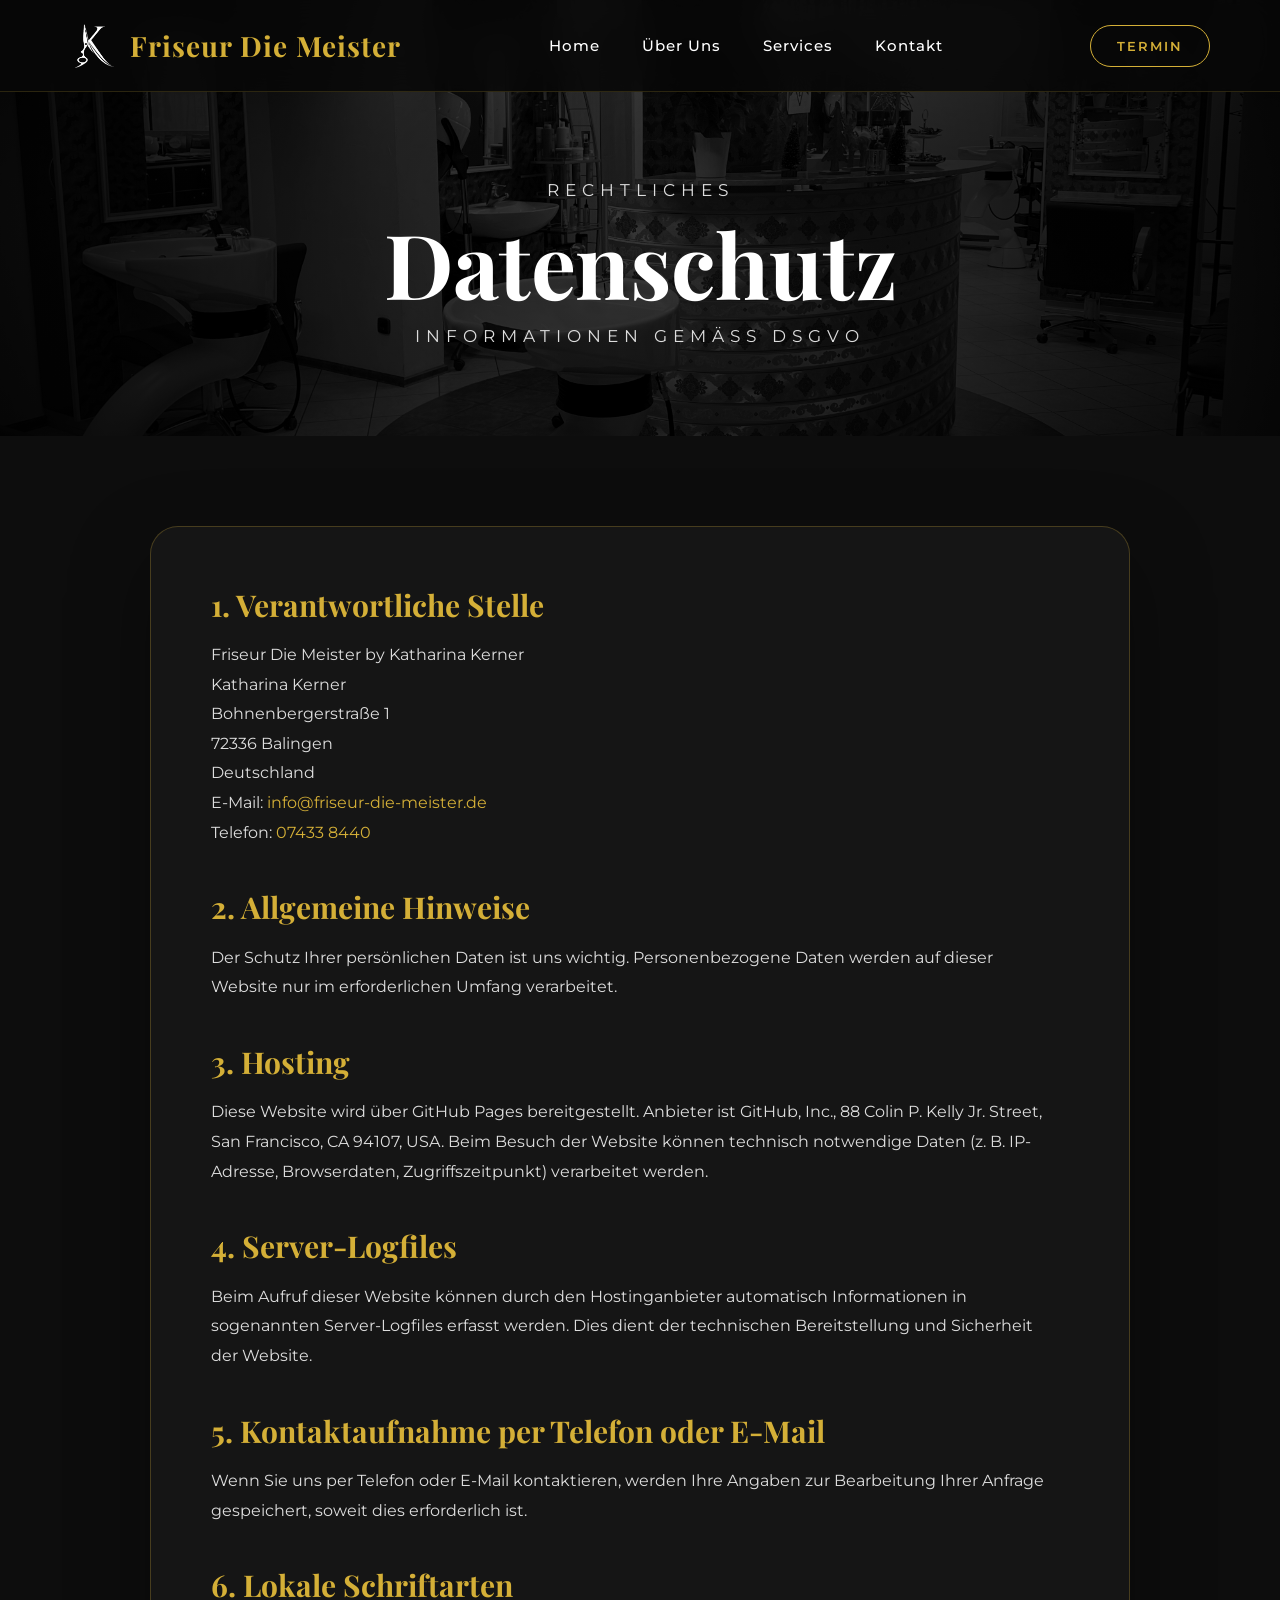
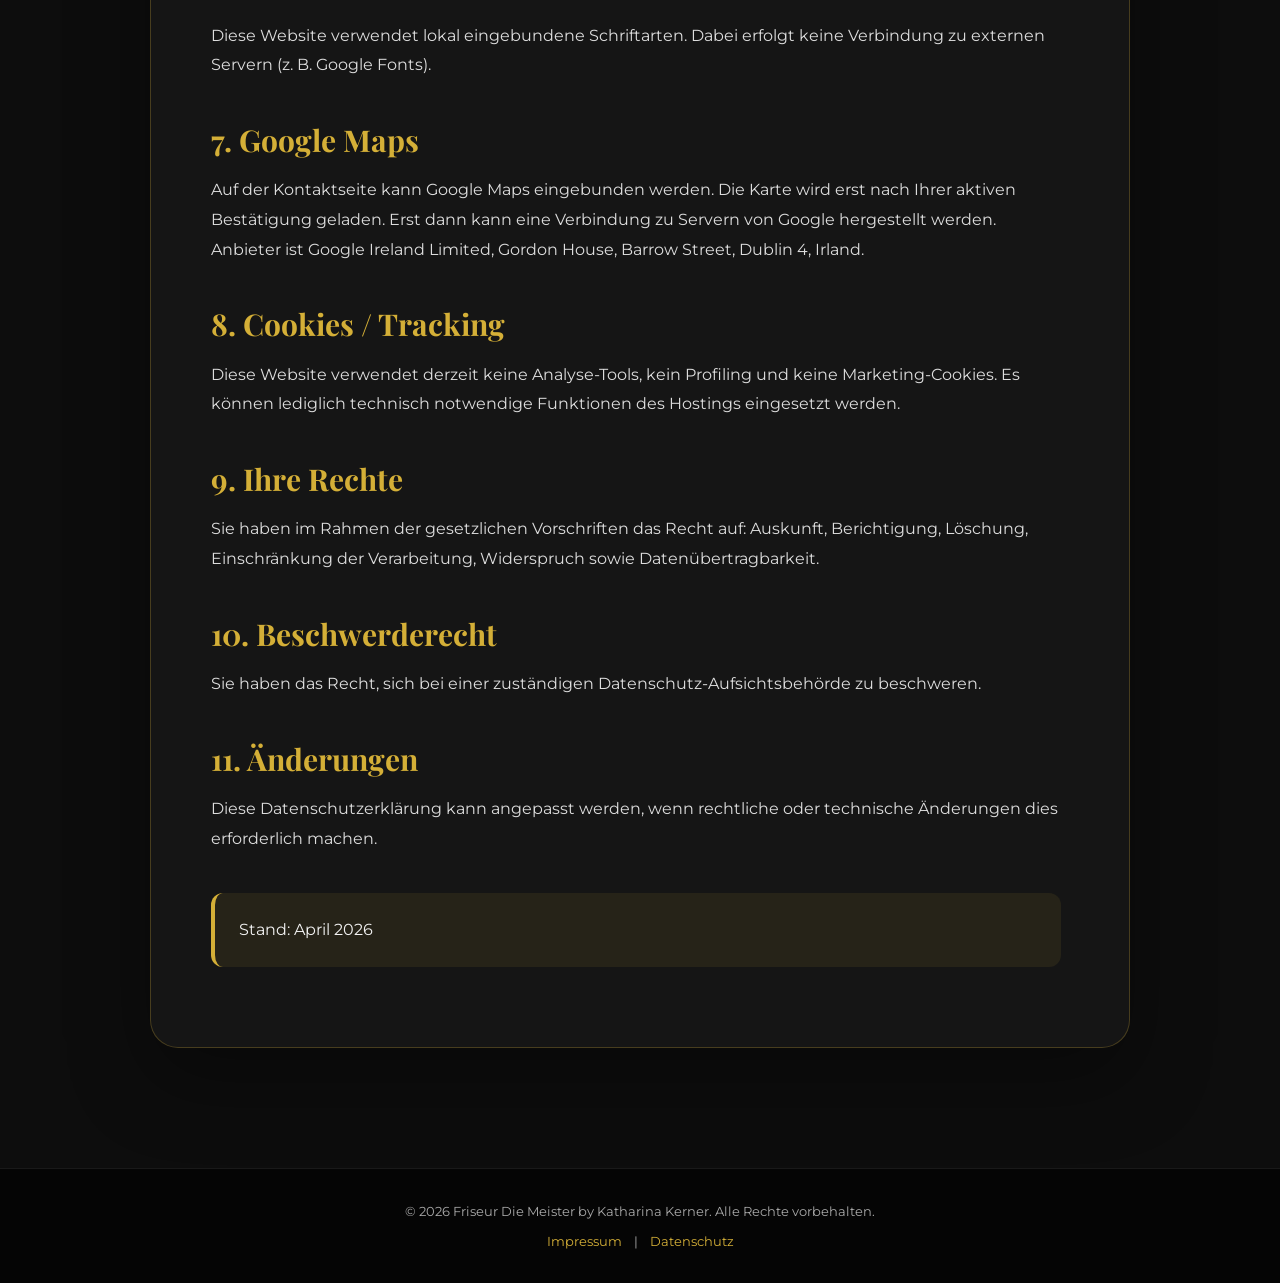
<file: datenschutz.html>
<!DOCTYPE html>
<html lang="de">
<head>
<meta charset="UTF-8">
<meta name="viewport" content="width=device-width, initial-scale=1.0">

<title>Datenschutz | Friseur Die Meister by Katharina Kerner</title>
<meta name="description" content="Datenschutzerklärung von Friseur Die Meister by Katharina Kerner in Balingen.">
<meta name="robots" content="index, follow">
<link rel="icon" type="image/png" href="assets/kk_logo.png">
<link rel="apple-touch-icon" href="assets/kk_logo.png">

<link rel="stylesheet" href="assets/style.css?v=20">
</head>

<body>

<header class="site-header">
<nav class="navbar">

<a href="./" class="logo logo-with-image" aria-label="Friseur Die Meister Startseite">
<img src="assets/kk_logo_white.png" alt="Katharina Kerner Logo">
<span>Friseur Die Meister</span>
</a>

<button class="menu-toggle" aria-label="Menü öffnen" aria-expanded="false">
<span></span>
<span></span>
<span></span>
</button>

<ul class="menu">
<li><a href="./">Home</a></li>
<li><a href="ueber_uns.html">Über Uns</a></li>
<li><a href="./#leistungen">Services</a></li>
<li><a href="kontakt.html">Kontakt</a></li>
</ul>

<a href="tel:+4974338440" class="nav-btn">Termin</a>

</nav>
</header>

<main>

<section class="subpage-hero legal-hero">
<div class="section-inner">
<p class="section-label">Rechtliches</p>
<h1>Datenschutz</h1>
<p>Informationen gemäß DSGVO</p>
</div>
</section>

<section class="legal-section">
<div class="legal-content">

<h2>1. Verantwortliche Stelle</h2>

<p>
Friseur Die Meister by Katharina Kerner<br>
Katharina Kerner<br>
Bohnenbergerstraße 1<br>
72336 Balingen<br>
Deutschland<br>
E-Mail: <a href="mailto:info@friseur-die-meister.de">info@friseur-die-meister.de</a><br>
Telefon: <a href="tel:+4974338440">07433 8440</a>
</p>

<h2>2. Allgemeine Hinweise</h2>

<p>
Der Schutz Ihrer persönlichen Daten ist uns wichtig.
Personenbezogene Daten werden auf dieser Website nur im
erforderlichen Umfang verarbeitet.
</p>

<h2>3. Hosting</h2>

<p>
Diese Website wird über GitHub Pages bereitgestellt.
Anbieter ist GitHub, Inc., 88 Colin P. Kelly Jr. Street,
San Francisco, CA 94107, USA.
Beim Besuch der Website können technisch notwendige Daten
(z. B. IP-Adresse, Browserdaten, Zugriffszeitpunkt)
verarbeitet werden.
</p>

<h2>4. Server-Logfiles</h2>

<p>
Beim Aufruf dieser Website können durch den Hostinganbieter
automatisch Informationen in sogenannten Server-Logfiles
erfasst werden. Dies dient der technischen Bereitstellung
und Sicherheit der Website.
</p>

<h2>5. Kontaktaufnahme per Telefon oder E-Mail</h2>

<p>
Wenn Sie uns per Telefon oder E-Mail kontaktieren,
werden Ihre Angaben zur Bearbeitung Ihrer Anfrage gespeichert,
soweit dies erforderlich ist.
</p>

<h2>6. Lokale Schriftarten</h2>

<p>
Diese Website verwendet lokal eingebundene Schriftarten.
Dabei erfolgt keine Verbindung zu externen Servern
(z. B. Google Fonts).
</p>

<h2>7. Google Maps</h2>

<p>
Auf der Kontaktseite kann Google Maps eingebunden werden.
Die Karte wird erst nach Ihrer aktiven Bestätigung geladen.
Erst dann kann eine Verbindung zu Servern von Google hergestellt werden.
Anbieter ist Google Ireland Limited, Gordon House,
Barrow Street, Dublin 4, Irland.
</p>

<h2>8. Cookies / Tracking</h2>

<p>
Diese Website verwendet derzeit keine Analyse-Tools,
kein Profiling und keine Marketing-Cookies.
Es können lediglich technisch notwendige Funktionen
des Hostings eingesetzt werden.
</p>

<h2>9. Ihre Rechte</h2>

<p>
Sie haben im Rahmen der gesetzlichen Vorschriften das Recht auf:
Auskunft, Berichtigung, Löschung, Einschränkung der Verarbeitung,
Widerspruch sowie Datenübertragbarkeit.
</p>

<h2>10. Beschwerderecht</h2>

<p>
Sie haben das Recht, sich bei einer zuständigen
Datenschutz-Aufsichtsbehörde zu beschweren.
</p>

<h2>11. Änderungen</h2>

<p>
Diese Datenschutzerklärung kann angepasst werden,
wenn rechtliche oder technische Änderungen dies erforderlich machen.
</p>

<p class="legal-note">
Stand: April 2026
</p>

</div>
</section>

</main>

<footer class="footer">
<p>© 2026 Friseur Die Meister by Katharina Kerner. Alle Rechte vorbehalten.</p>

<div class="footer-links">
<a href="impressum.html">Impressum</a>
<span>|</span>
<a href="datenschutz.html">Datenschutz</a>
</div>
</footer>

<script src="assets/script.js?v=20"></script>
</body>
</html>
</file>
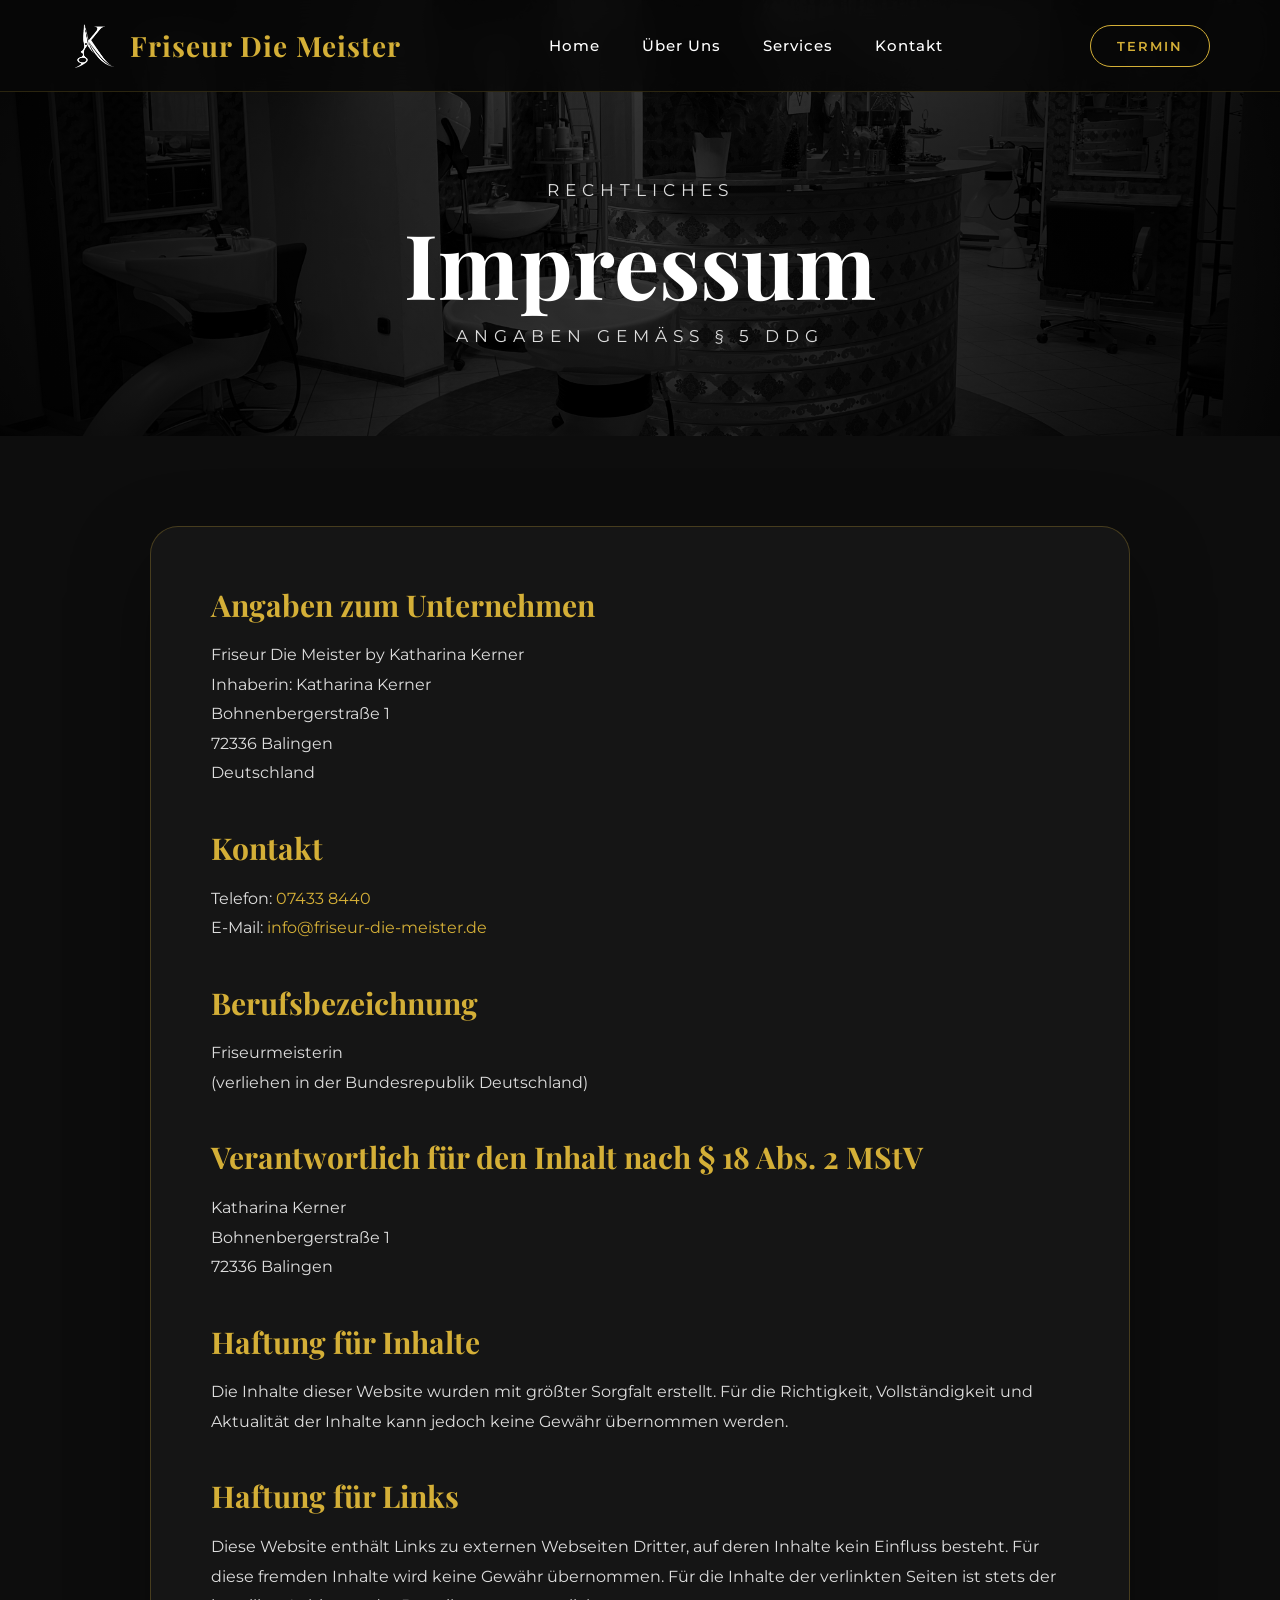
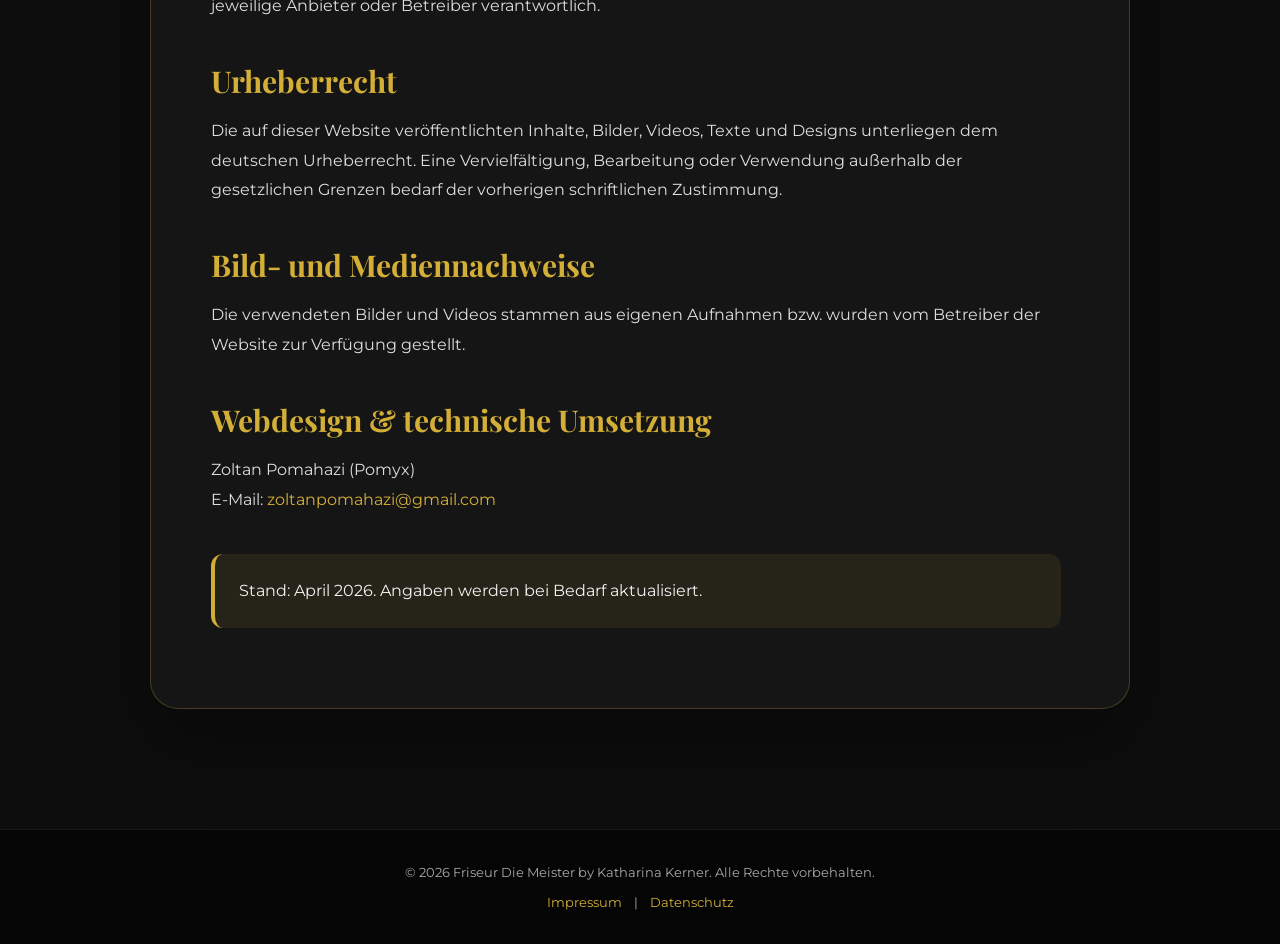
<file: impressum.html>
<!DOCTYPE html>
<html lang="de">
<head>
<meta charset="UTF-8">
<meta name="viewport" content="width=device-width, initial-scale=1.0">

<title>Impressum | Friseur Die Meister by Katharina Kerner</title>
<meta name="description" content="Impressum von Friseur Die Meister by Katharina Kerner in Balingen.">
<meta name="robots" content="index, follow">
<link rel="icon" type="image/png" href="assets/kk_logo.png">
<link rel="apple-touch-icon" href="assets/kk_logo.png">

<link rel="stylesheet" href="assets/style.css?v=20">
</head>

<body>

<header class="site-header">
<nav class="navbar">

<a href="./" class="logo logo-with-image" aria-label="Friseur Die Meister Startseite">
<img src="assets/kk_logo_white.png" alt="Katharina Kerner Logo">
<span>Friseur Die Meister</span>
</a>

<button class="menu-toggle" aria-label="Menü öffnen" aria-expanded="false">
<span></span>
<span></span>
<span></span>
</button>

<ul class="menu">
<li><a href="./">Home</a></li>
<li><a href="ueber_uns.html">Über Uns</a></li>
<li><a href="./#leistungen">Services</a></li>
<li><a href="kontakt.html">Kontakt</a></li>
</ul>

<a href="tel:+4974338440" class="nav-btn">Termin</a>

</nav>
</header>

<main>

<section class="subpage-hero legal-hero">
<div class="section-inner">
<p class="section-label">Rechtliches</p>
<h1>Impressum</h1>
<p>Angaben gemäß § 5 DDG</p>
</div>
</section>

<section class="legal-section">
<div class="legal-content">

<h2>Angaben zum Unternehmen</h2>

<p>
Friseur Die Meister by Katharina Kerner<br>
Inhaberin: Katharina Kerner<br>
Bohnenbergerstraße 1<br>
72336 Balingen<br>
Deutschland
</p>

<h2>Kontakt</h2>

<p>
Telefon: <a href="tel:+4974338440">07433 8440</a><br>
E-Mail: <a href="mailto:info@friseur-die-meister.de">info@friseur-die-meister.de</a>
</p>

<h2>Berufsbezeichnung</h2>

<p>
Friseurmeisterin<br>
(verliehen in der Bundesrepublik Deutschland)
</p>

<h2>Verantwortlich für den Inhalt nach § 18 Abs. 2 MStV</h2>

<p>
Katharina Kerner<br>
Bohnenbergerstraße 1<br>
72336 Balingen
</p>

<h2>Haftung für Inhalte</h2>

<p>
Die Inhalte dieser Website wurden mit größter Sorgfalt erstellt.
Für die Richtigkeit, Vollständigkeit und Aktualität der Inhalte
kann jedoch keine Gewähr übernommen werden.
</p>

<h2>Haftung für Links</h2>

<p>
Diese Website enthält Links zu externen Webseiten Dritter,
auf deren Inhalte kein Einfluss besteht. Für diese fremden Inhalte
wird keine Gewähr übernommen. Für die Inhalte der verlinkten Seiten
ist stets der jeweilige Anbieter oder Betreiber verantwortlich.
</p>

<h2>Urheberrecht</h2>

<p>
Die auf dieser Website veröffentlichten Inhalte, Bilder, Videos,
Texte und Designs unterliegen dem deutschen Urheberrecht.
Eine Vervielfältigung, Bearbeitung oder Verwendung außerhalb der
gesetzlichen Grenzen bedarf der vorherigen schriftlichen Zustimmung.
</p>

<h2>Bild- und Mediennachweise</h2>

<p>
Die verwendeten Bilder und Videos stammen aus eigenen Aufnahmen
bzw. wurden vom Betreiber der Website zur Verfügung gestellt.
</p>

<h2>Webdesign & technische Umsetzung</h2>

<p>
Zoltan Pomahazi (Pomyx)<br>
E-Mail: <a href="mailto:zoltanpomahazi@gmail.com">zoltanpomahazi@gmail.com</a>
</p>

<p class="legal-note">
Stand: April 2026. Angaben werden bei Bedarf aktualisiert.
</p>

</div>
</section>

</main>

<footer class="footer">
<p>© 2026 Friseur Die Meister by Katharina Kerner. Alle Rechte vorbehalten.</p>

<div class="footer-links">
<a href="impressum.html">Impressum</a>
<span>|</span>
<a href="datenschutz.html">Datenschutz</a>
</div>
</footer>

<script src="assets/script.js?v=20"></script>
</body>
</html>
</file>
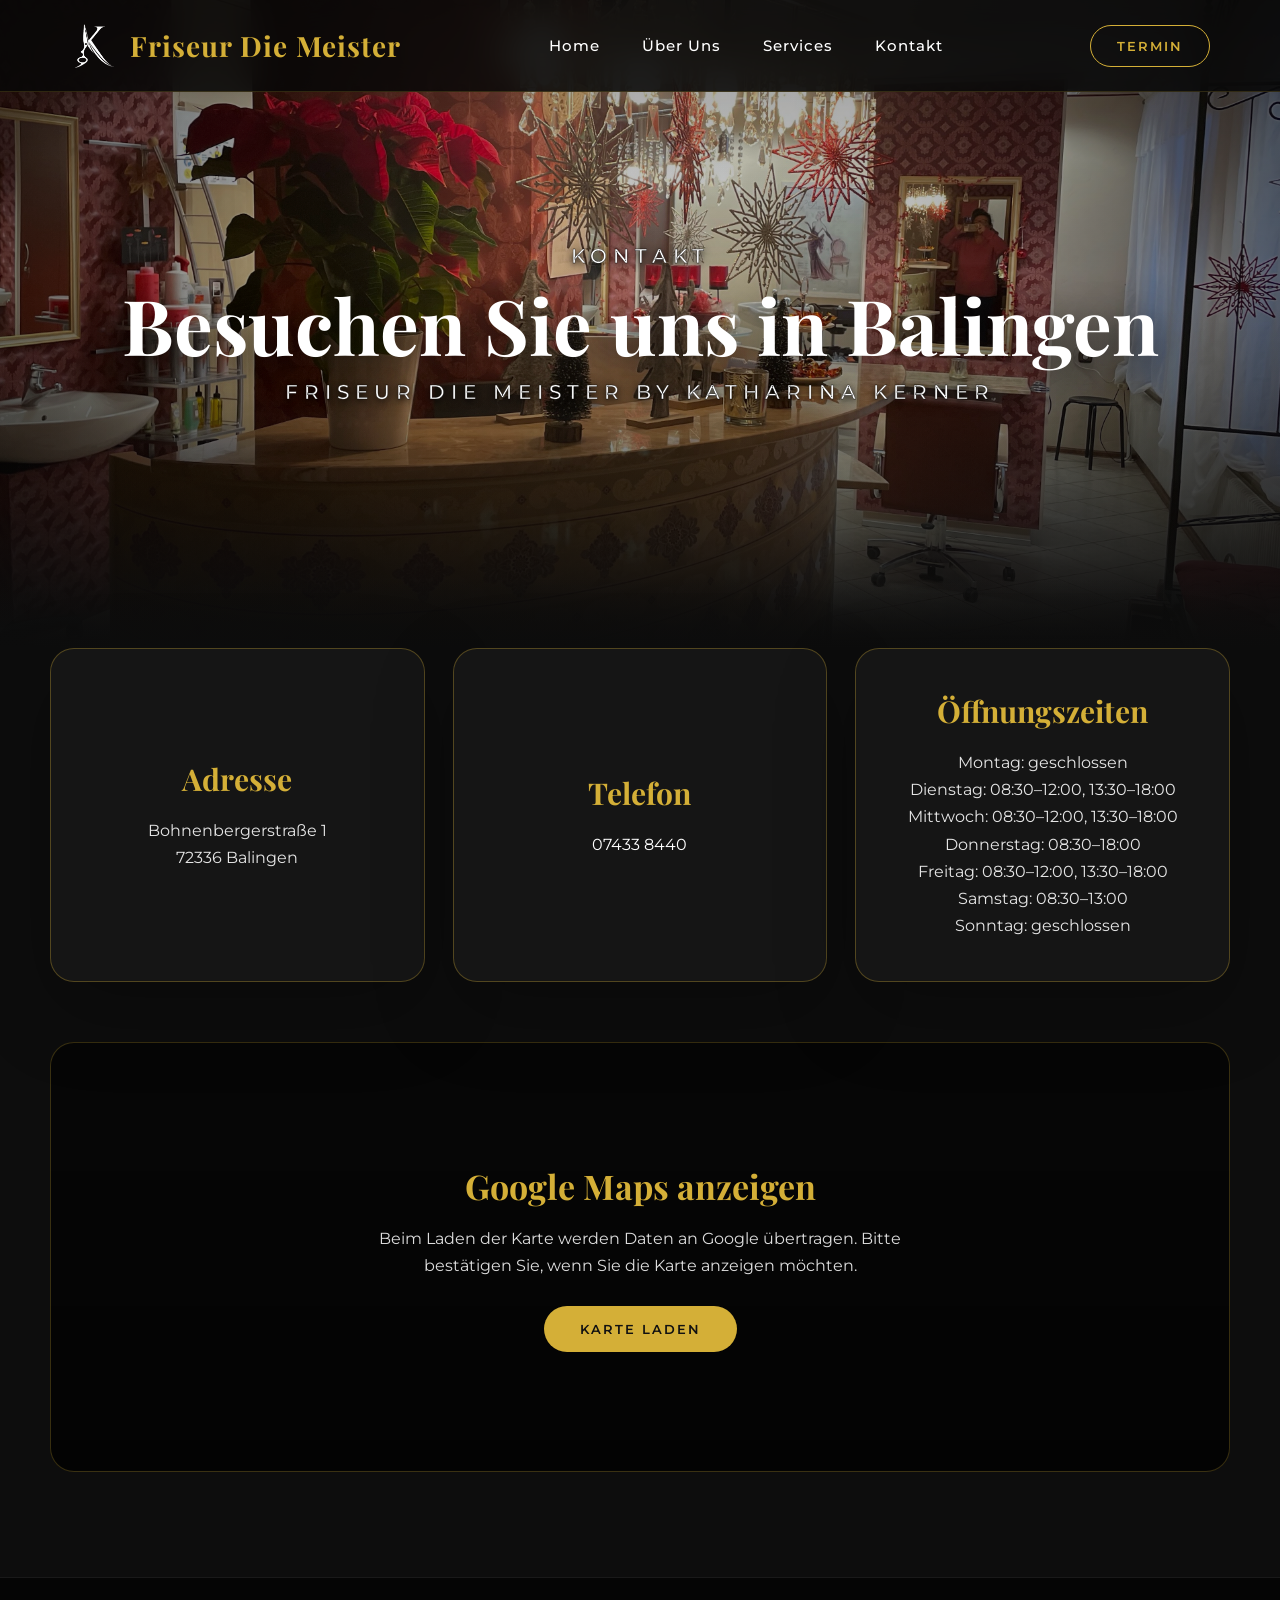
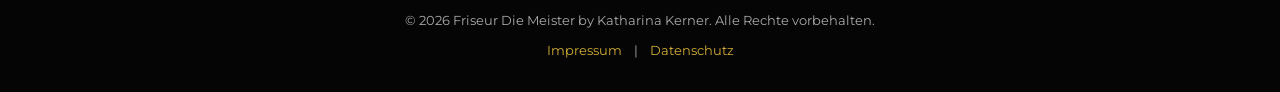
<file: kontakt.html>
<!DOCTYPE html>
<html lang="de">
<head>
<meta charset="UTF-8">
<meta name="viewport" content="width=device-width, initial-scale=1.0">

<title>Kontakt | Friseur Die Meister by Katharina Kerner</title>
<meta name="description" content="Kontakt, Adresse und Anfahrt zu Friseur Die Meister by Katharina Kerner in Balingen.">
<meta name="robots" content="index, follow">
<link rel="icon" type="image/png" href="assets/kk_logo.png">
<link rel="apple-touch-icon" href="assets/kk_logo.png">

<link rel="stylesheet" href="assets/style.css?v=20">
</head>

<body>

<header class="site-header">
<nav class="navbar">

<a href="./" class="logo logo-with-image" aria-label="Friseur Die Meister Startseite">
<img src="assets/kk_logo_white.png" alt="Katharina Kerner Logo">
<span>Friseur Die Meister</span>
</a>

<button class="menu-toggle" aria-label="Menü öffnen" aria-expanded="false">
<span></span>
<span></span>
<span></span>
</button>

<ul class="menu">
<li><a href="./">Home</a></li>
<li><a href="ueber_uns.html">Über Uns</a></li>
<li><a href="./#leistungen">Services</a></li>
<li><a href="kontakt.html">Kontakt</a></li>
</ul>

<a href="tel:+4974338440" class="nav-btn">Termin</a>

</nav>
</header>

<main>

<section class="subpage-hero kontakt-hero">
<div class="hero-overlay">
<div class="section-inner">
<p class="section-label">Kontakt</p>
<h1>Besuchen Sie uns in Balingen</h1>
<p>Friseur Die Meister by Katharina Kerner</p>
</div>
</div>
</section>

<section class="info-section">

<div class="contact-box">

<div>
<h3>Adresse</h3>
<p>
Bohnenbergerstraße 1<br>
72336 Balingen
</p>
</div>

<div>
<h3>Telefon</h3>
<p>
<a href="tel:+4974338440">07433 8440</a>
</p>
</div>

<div>
<h3>Öffnungszeiten</h3>
<p>
Montag: geschlossen<br>
Dienstag: 08:30–12:00, 13:30–18:00<br>
Mittwoch: 08:30–12:00, 13:30–18:00<br>
Donnerstag: 08:30–18:00<br>
Freitag: 08:30–12:00, 13:30–18:00<br>
Samstag: 08:30–13:00<br>
Sonntag: geschlossen
</p>
</div>

</div>

<div class="map-wrapper map-consent" data-map-src="https://www.google.com/maps?q=Bohnenbergerstraße%201,%2072336%20Balingen&output=embed">
  <div class="map-consent-box">
    <h3>Google Maps anzeigen</h3>
    <p>
      Beim Laden der Karte werden Daten an Google übertragen.
      Bitte bestätigen Sie, wenn Sie die Karte anzeigen möchten.
    </p>
    <button type="button" class="btn map-load-btn">Karte laden</button>
  </div>
</div>

</section>

</main>

<footer class="footer">
<p>© 2026 Friseur Die Meister by Katharina Kerner. Alle Rechte vorbehalten.</p>

<div class="footer-links">
<a href="impressum.html">Impressum</a>
<span>|</span>
<a href="datenschutz.html">Datenschutz</a>
</div>
</footer>

<script src="assets/script.js?v=20"></script>
</body>
</html>
</file>
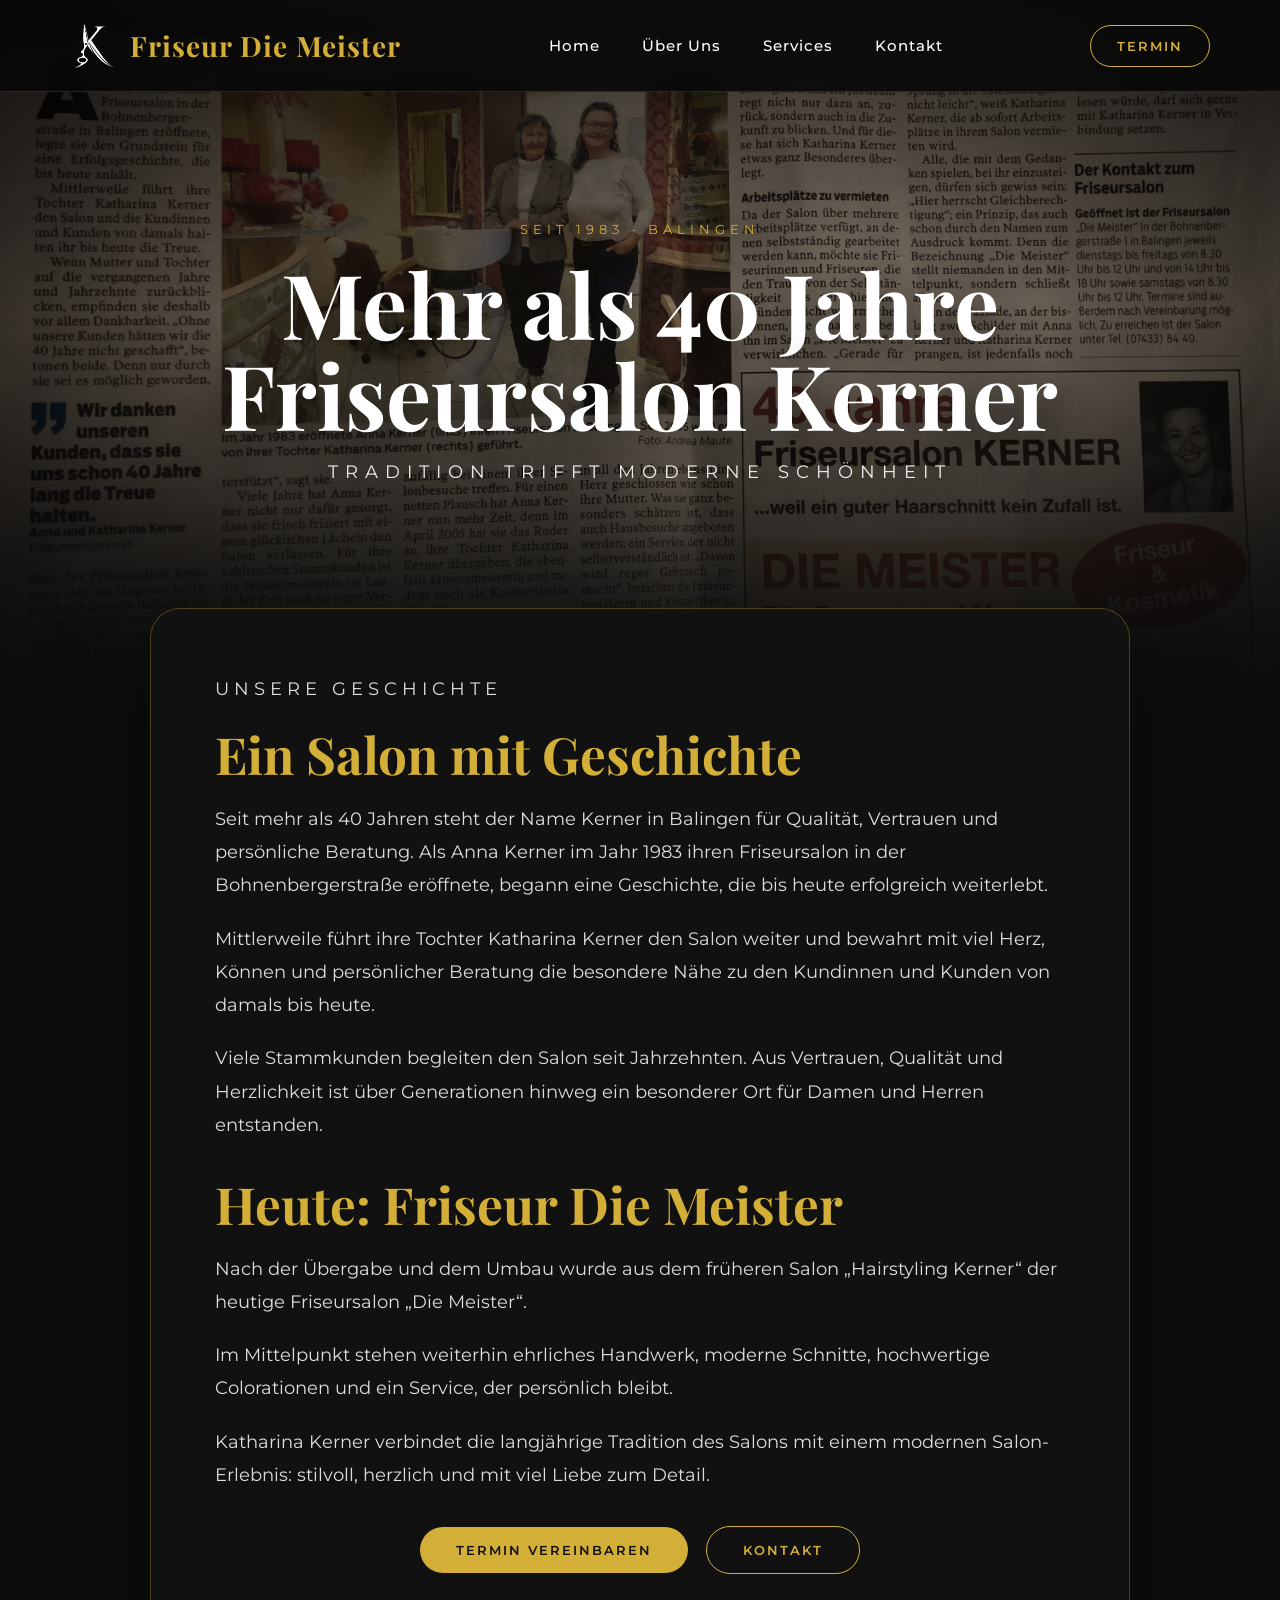
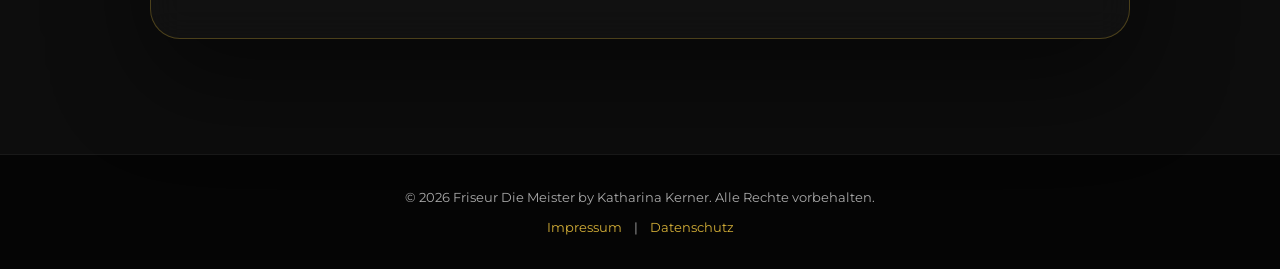
<file: ueber_uns.html>
<!DOCTYPE html>
<html lang="de">
<head>
  <meta charset="UTF-8">
  <meta name="viewport" content="width=device-width, initial-scale=1.0">

  <title>Über Uns | Friseur Die Meister by Katharina Kerner</title>
  <meta name="description" content="Über Friseur Die Meister by Katharina Kerner in Balingen. Mehr als 40 Jahre Friseursalon Kerner, persönliche Beratung, moderne Haarkunst und familiäre Tradition.">
  <meta name="robots" content="index, follow">
  <link rel="icon" type="image/png" href="assets/kk_logo.png">
  <link rel="apple-touch-icon" href="assets/kk_logo.png">

  <link rel="stylesheet" href="assets/style.css?v=20">
</head>

<body>

<header class="site-header">
  <nav class="navbar">

    <a href="./" class="logo logo-with-image" aria-label="Friseur Die Meister Startseite">
      <img src="assets/kk_logo_white.png" alt="Katharina Kerner Logo">
      <span>Friseur Die Meister</span>
    </a>

    <button class="menu-toggle" aria-label="Menü öffnen" aria-expanded="false">
      <span></span>
      <span></span>
      <span></span>
    </button>

    <ul class="menu">
      <li><a href="./">Home</a></li>
      <li><a href="ueber_uns.html">Über Uns</a></li>
      <li><a href="./#leistungen">Services</a></li>
      <li><a href="kontakt.html">Kontakt</a></li>
    </ul>

    <a href="tel:+4974338440" class="nav-btn">Termin</a>

  </nav>
</header>

<main>

  <section class="ueber-hero">
    <div class="ueber-hero__content">
      <p class="eyebrow">Seit 1983 · Balingen</p>
      <h1>Mehr als 40 Jahre Friseursalon Kerner</h1>
      <p class="subtitle">Tradition trifft moderne Schönheit</p>
    </div>
  </section>

  <section class="ueber-story">
    <div class="ueber-story__card">
      <p class="section-label">Unsere Geschichte</p>

      <h2>Ein Salon mit Geschichte</h2>

      <p>
        Seit mehr als 40 Jahren steht der Name Kerner in Balingen
        für Qualität, Vertrauen und persönliche Beratung.
        Als Anna Kerner im Jahr 1983 ihren Friseursalon in der Bohnenbergerstraße
        eröffnete, begann eine Geschichte, die bis heute erfolgreich weiterlebt.
      </p>

      <p>
        Mittlerweile führt ihre Tochter Katharina Kerner den Salon weiter und bewahrt
        mit viel Herz, Können und persönlicher Beratung die besondere Nähe zu den
        Kundinnen und Kunden von damals bis heute.
      </p>

      <p>
        Viele Stammkunden begleiten den Salon seit Jahrzehnten. Aus Vertrauen,
        Qualität und Herzlichkeit ist über Generationen hinweg ein besonderer Ort
        für Damen und Herren entstanden.
      </p>

      <h2>Heute: Friseur Die Meister</h2>

      <p>
        Nach der Übergabe und dem Umbau wurde aus dem früheren Salon „Hairstyling
        Kerner“ der heutige Friseursalon „Die Meister“.
      </p>

      <p>
        Im Mittelpunkt stehen weiterhin ehrliches Handwerk, moderne Schnitte,
        hochwertige Colorationen und ein Service, der persönlich bleibt.
      </p>

      <p>
        Katharina Kerner verbindet die langjährige Tradition des Salons mit einem
        modernen Salon-Erlebnis: stilvoll, herzlich und mit viel Liebe zum Detail.
      </p>

      <div class="button-row">
        <a href="tel:+4974338440" class="btn">Termin vereinbaren</a>
        <a href="kontakt.html" class="btn btn-secondary">Kontakt</a>
      </div>
    </div>
  </section>

</main>

<footer class="footer">
  <p>© 2026 Friseur Die Meister by Katharina Kerner. Alle Rechte vorbehalten.</p>

  <div class="footer-links">
    <a href="impressum.html">Impressum</a>
    <span>|</span>
    <a href="datenschutz.html">Datenschutz</a>
  </div>
</footer>

<script src="assets/script.js?v=20"></script>
</body>
</html>
</file>
<file: assets/style.css>
@font-face{
font-family:"Playfair Display";
src:url("fonts/playfair-display-v40-latin-500.woff2") format("woff2");
font-weight:500;
font-style:normal;
font-display:swap;
}

@font-face{
font-family:"Playfair Display";
src:url("fonts/playfair-display-v40-latin-700.woff2") format("woff2");
font-weight:700;
font-style:normal;
font-display:swap;
}

@font-face{
font-family:"Montserrat";
src:url("fonts/montserrat-v31-latin-300.woff2") format("woff2");
font-weight:300;
font-style:normal;
font-display:swap;
}

@font-face{
font-family:"Montserrat";
src:url("fonts/montserrat-v31-latin-regular.woff2") format("woff2");
font-weight:400;
font-style:normal;
font-display:swap;
}

@font-face{
font-family:"Montserrat";
src:url("fonts/montserrat-v31-latin-500.woff2") format("woff2");
font-weight:500;
font-style:normal;
font-display:swap;
}

@font-face{
font-family:"Montserrat";
src:url("fonts/montserrat-v31-latin-600.woff2") format("woff2");
font-weight:600;
font-style:normal;
font-display:swap;
}

*{
margin:0;
padding:0;
box-sizing:border-box;
}

html{
scroll-behavior:smooth;
}

body{
font-family:"Montserrat",Arial,sans-serif;
background:#0d0d0d;
color:white;
overflow-x:hidden;
}

.site-header{
position:fixed;
top:0;
left:0;
width:100%;
z-index:1000;
}

.navbar{
height:92px;
display:flex;
align-items:center;
justify-content:space-between;
padding:0 70px;
background:rgba(8,8,8,0.86);
backdrop-filter:blur(16px);
border-bottom:1px solid rgba(212,175,55,0.18);
}

.logo{
font-family:"Playfair Display",serif;
font-size:34px;
font-weight:700;
letter-spacing:3px;
color:#d4af37;
text-decoration:none;
}

.logo-with-image{
display:flex;
align-items:center;
gap:14px;
}

.logo-with-image img{
width:46px;
height:46px;
object-fit:contain;
display:block;
}

.logo-with-image span{
font-family:"Playfair Display",serif;
font-size:28px;
font-weight:700;
letter-spacing:1px;
color:#d4af37;
}

.menu{
display:flex;
gap:42px;
list-style:none;
}

.menu a{
color:white;
text-decoration:none;
font-size:15px;
font-weight:500;
letter-spacing:1px;
}

.menu a:hover{
color:#d4af37;
}

.nav-btn{
display:inline-block;
padding:12px 26px;
border:1px solid #d4af37;
color:#d4af37 !important;
text-decoration:none !important;
font-size:13px;
font-weight:600;
letter-spacing:2px;
text-transform:uppercase;
border-radius:30px;
transition:0.3s;
}

.nav-btn:hover{
background:#d4af37;
color:#111 !important;
}

.menu-toggle{
display:none;
}

/* HOME HERO VIDEO */

.hero-video{
position:relative;
height:82vh;
min-height:620px;
display:flex;
align-items:center;
justify-content:center;
text-align:center;
overflow:hidden;
background:#111;
}

.hero-video__media{
position:absolute;
inset:0;
width:100%;
height:100%;
object-fit:cover;
z-index:1;
filter:contrast(1.05) brightness(0.9) saturate(1.08);
}

.hero-video::before{
content:"";
position:absolute;
inset:0;
background:
radial-gradient(circle at center, rgba(0,0,0,0.05) 0%, rgba(0,0,0,0.28) 55%, rgba(0,0,0,0.68) 100%),
linear-gradient(to bottom, rgba(0,0,0,0.60) 0%, rgba(0,0,0,0.15) 40%, rgba(0,0,0,0.88) 100%);
z-index:2;
pointer-events:none;
}

.hero-video::after{
content:"";
position:absolute;
left:0;
right:0;
bottom:0;
height:220px;
background:linear-gradient(
to bottom,
rgba(13,13,13,0) 0%,
rgba(13,13,13,0.45) 42%,
#0d0d0d 100%
);
z-index:2;
pointer-events:none;
}

.hero-video__overlay{
position:relative;
z-index:3;
max-width:980px;
padding:0 30px;
text-shadow:0 8px 35px rgba(0,0,0,0.65);
}

.eyebrow{
font-size:13px;
letter-spacing:5px;
text-transform:uppercase;
color:#d4af37;
margin-bottom:20px;
}

.hero-video__overlay h1{
font-family:"Playfair Display",serif;
font-size:clamp(54px,7vw,104px);
line-height:1;
font-weight:700;
margin-bottom:18px;
}

.subtitle{
font-size:18px;
letter-spacing:7px;
text-transform:uppercase;
color:#eee;
margin-bottom:34px;
}

.btn{
display:inline-block;
padding:15px 36px;
background:#d4af37;
color:#111;
text-decoration:none;
font-weight:700;
letter-spacing:2px;
text-transform:uppercase;
font-size:13px;
border-radius:40px;
transition:0.3s;
}

.btn:hover{
background:white;
transform:translateY(-3px);
}

.btn-secondary{
background:transparent;
border:1px solid #d4af37;
color:#d4af37;
}

.btn-secondary:hover{
background:#d4af37;
color:#111;
}

/* MAIN SECTIONS */

.intro-section{
padding:105px 30px 80px;
background:#0d0d0d;
text-align:center;
}

.section-inner{
max-width:880px;
margin:0 auto;
}

.section-label{
color:#d4af37;
text-transform:uppercase;
letter-spacing:5px;
font-size:13px;
margin-bottom:18px;
}

.intro-section h2,
.contact-section h2{
font-family:"Playfair Display",serif;
font-size:clamp(36px,4.5vw,62px);
line-height:1.1;
margin-bottom:24px;
}

.intro-section p,
.contact-section p{
font-size:18px;
line-height:1.8;
color:#d6d6d6;
}

.banner-section{
max-width:1180px;
margin:0 auto 90px;
min-height:360px;
border-radius:28px;
display:flex;
align-items:center;
justify-content:center;
text-align:center;
padding:70px 35px;
background:#151515;
border:1px solid rgba(212,175,55,0.22);
overflow:hidden;
}

.services-banner{
background:
linear-gradient(rgba(0,0,0,0.50),rgba(0,0,0,0.70)),
url("kerner_salon.jpg") center/cover no-repeat;
}

.banner-section span{
color:#d4af37;
text-transform:uppercase;
letter-spacing:6px;
font-size:13px;
}

.banner-section h2{
font-family:"Playfair Display",serif;
font-size:clamp(38px,5vw,76px);
margin:18px 0;
}

.banner-section p{
font-size:18px;
color:#e1e1e1;
line-height:1.7;
max-width:760px;
margin:0 auto 28px;
}

.contact-section{
padding:105px 30px;
background:#111;
text-align:center;
}

.button-row{
display:flex;
justify-content:center;
align-items:center;
gap:18px;
flex-wrap:wrap;
margin-top:34px;
}

/* SUBPAGE HERO */

.subpage-hero{
position:relative;
padding:180px 30px 90px;
background:#111;
text-align:center;
overflow:hidden;
isolation:isolate;
}

.subpage-hero h1{
font-family:"Playfair Display",serif;
font-size:clamp(50px,7vw,100px);
line-height:1;
margin-bottom:18px;
}

.subpage-hero p{
font-size:17px;
letter-spacing:6px;
text-transform:uppercase;
color:#ddd;
}

.legal-hero{
background:#111;
}

.legal-hero::before{
content:"";
position:absolute;
inset:0;
background:url("kerner_salon.jpg") center/cover no-repeat;
filter:grayscale(1) contrast(1.08) brightness(0.82);
z-index:-2;
}

.legal-hero::after{
content:"";
position:absolute;
inset:0;
background:
radial-gradient(circle at center, rgba(0,0,0,0.24) 0%, rgba(0,0,0,0.52) 58%, rgba(0,0,0,0.86) 100%),
linear-gradient(to bottom, rgba(0,0,0,0.55) 0%, rgba(0,0,0,0.70) 100%);
z-index:-1;
}

/* KONTAKT HERO */

.kontakt-hero{
height:72vh;
min-height:620px;
background:url("kontakt_hero.jpg") center/cover no-repeat;
position:relative;
display:flex;
align-items:center;
justify-content:center;
text-align:center;
overflow:hidden;
isolation:isolate;
padding:0;
}

.kontakt-hero::before{
content:"";
position:absolute;
inset:0;
background:
radial-gradient(circle at center,
rgba(0,0,0,0.02) 0%,
rgba(0,0,0,0.12) 52%,
rgba(0,0,0,0.38) 100%),
linear-gradient(to right,
rgba(0,0,0,0.28) 0%,
rgba(0,0,0,0.05) 30%,
rgba(0,0,0,0.05) 70%,
rgba(0,0,0,0.28) 100%),
linear-gradient(to bottom,
rgba(0,0,0,0.30) 0%,
rgba(0,0,0,0.08) 42%,
rgba(0,0,0,0.44) 100%);
z-index:1;
pointer-events:none;
}

.kontakt-hero::after{
content:"";
position:absolute;
left:0;
right:0;
bottom:0;
height:340px;
background:linear-gradient(
to bottom,
rgba(13,13,13,0) 0%,
rgba(13,13,13,0.10) 22%,
rgba(13,13,13,0.38) 55%,
rgba(13,13,13,0.78) 82%,
#0d0d0d 100%
);
z-index:2;
pointer-events:none;
}

.kontakt-hero .hero-overlay{
position:absolute;
inset:0;
z-index:3;
display:flex;
align-items:center;
justify-content:center;
padding:20px;
background:transparent;
}

.kontakt-hero .section-inner{
position:relative;
z-index:4;
max-width:1200px;
padding:0 24px;
text-shadow:0 10px 40px rgba(0,0,0,0.72);
}

.kontakt-hero h1{
font-size:clamp(42px,6vw,86px);
margin-bottom:18px;
}

.kontakt-hero p{
font-size:20px;
color:#ffffff;
font-weight:500;
letter-spacing:6px;
text-transform:uppercase;
text-shadow:
0 2px 6px rgba(0,0,0,0.95),
0 0 18px rgba(0,0,0,0.65);
-webkit-text-stroke:0.35px rgba(0,0,0,0.85);
}

@media(prefers-reduced-motion:no-preference){
.kontakt-hero{
background-size:105%;
animation:cinematicZoom 18s ease-in-out infinite alternate;
}

@keyframes cinematicZoom{
from{
background-size:105%;
background-position:center center;
}
to{
background-size:112%;
background-position:center 48%;
}
}
}

/* CONTACT INFO */

.info-section{
position:relative;
z-index:5;
padding:70px 30px 105px;
margin-top:-70px;
background:linear-gradient(
to bottom,
rgba(13,13,13,0) 0%,
#0d0d0d 90px,
#0d0d0d 100%
);
}

.contact-box{
max-width:1180px;
margin:0 auto;
display:grid;
grid-template-columns:repeat(3,1fr);
gap:28px;
text-align:center;
}

.contact-box div{
min-height:230px;
background:rgba(23,23,23,0.94);
padding:42px 30px;
border-radius:24px;
border:1px solid rgba(212,175,55,0.32);
display:flex;
flex-direction:column;
align-items:center;
justify-content:center;
transition:0.3s;
backdrop-filter:blur(12px);
box-shadow:0 28px 80px rgba(0,0,0,0.25);
}

.contact-box div:hover{
transform:translateY(-6px);
border-color:#d4af37;
box-shadow:0 24px 60px rgba(0,0,0,0.45);
}

.contact-box h3{
font-family:"Playfair Display",serif;
font-size:30px;
color:#d4af37;
margin-bottom:18px;
}

.contact-box p{
font-size:16px;
line-height:1.7;
color:#e5e5e5;
}

.contact-box a{
color:white;
text-decoration:none;
}

.map-wrapper{
max-width:1180px;
height:430px;
margin:60px auto 0;
border-radius:24px;
overflow:hidden;
border:1px solid rgba(212,175,55,0.25);
}

.map-wrapper iframe,
.map-consent iframe{
width:100%;
height:100%;
min-height:430px;
border:0;
display:block;
}

.map-consent{
display:flex;
align-items:center;
justify-content:center;
background:
linear-gradient(rgba(0,0,0,0.72),rgba(0,0,0,0.86)),
#171717;
}

.map-consent-box{
max-width:620px;
padding:34px 28px;
text-align:center;
}

.map-consent-box h3{
font-family:"Playfair Display",serif;
font-size:34px;
color:#d4af37;
margin-bottom:16px;
}

.map-consent-box p{
font-size:16px;
line-height:1.7;
color:#dddddd;
margin-bottom:26px;
}

.map-load-btn{
border:0;
cursor:pointer;
font-family:"Montserrat",Arial,sans-serif;
}

/* ÜBER UNS PAGE */

.ueber-hero{
position:relative;
height:82vh;
min-height:680px;
background:url("ueber_uns.jpg") center/cover no-repeat;
display:flex;
align-items:center;
justify-content:center;
text-align:center;
overflow:hidden;
isolation:isolate;
}

.ueber-hero::before{
content:"";
position:absolute;
inset:0;
background:
radial-gradient(circle at center,
rgba(0,0,0,0.10) 0%,
rgba(0,0,0,0.36) 52%,
rgba(0,0,0,0.76) 100%),
linear-gradient(to bottom,
rgba(0,0,0,0.56) 0%,
rgba(0,0,0,0.20) 42%,
rgba(13,13,13,0.92) 100%);
z-index:1;
pointer-events:none;
}

.ueber-hero::after{
content:"";
position:absolute;
left:0;
right:0;
bottom:0;
height:360px;
background:linear-gradient(
to bottom,
rgba(13,13,13,0) 0%,
rgba(13,13,13,0.18) 28%,
rgba(13,13,13,0.58) 68%,
#0d0d0d 100%
);
z-index:2;
pointer-events:none;
}

.ueber-hero__content{
position:relative;
z-index:3;
max-width:1100px;
padding:0 28px;
text-shadow:0 12px 45px rgba(0,0,0,0.78);
}

.ueber-hero h1{
font-family:"Playfair Display",serif;
font-size:clamp(46px,7vw,96px);
line-height:1.02;
margin-bottom:22px;
color:white;
}

.ueber-story{
position:relative;
z-index:5;
margin-top:-130px;
padding:0 30px 115px;
background:linear-gradient(
to bottom,
rgba(13,13,13,0) 0%,
#0d0d0d 170px,
#0d0d0d 100%
);
}

.ueber-story__card{
max-width:980px;
margin:0 auto;
padding:64px;
border-radius:30px;
background:rgba(18,18,18,0.92);
border:1px solid rgba(212,175,55,0.30);
box-shadow:0 40px 100px rgba(0,0,0,0.48);
backdrop-filter:blur(16px);
}

.ueber-story__card h2{
font-family:"Playfair Display",serif;
font-size:clamp(34px,4vw,56px);
line-height:1.1;
color:#d4af37;
margin:34px 0 20px;
}

.ueber-story__card h2:first-of-type{
margin-top:0;
}

.ueber-story__card p{
font-size:18px;
line-height:1.85;
color:#dddddd;
margin-bottom:20px;
}

/* LEGAL PAGES */

.legal-section{
padding:90px 30px 120px;
background:#0d0d0d;
}

.legal-content{
max-width:980px;
margin:0 auto;
background:#151515;
border:1px solid rgba(212,175,55,0.26);
border-radius:28px;
padding:60px;
box-shadow:0 30px 80px rgba(0,0,0,0.35);
}

.legal-content h2{
font-family:"Playfair Display",serif;
font-size:30px;
line-height:1.25;
color:#d4af37;
margin:42px 0 16px;
}

.legal-content h2:first-child{
margin-top:0;
}

.legal-content p{
font-size:16px;
line-height:1.85;
color:#dddddd;
margin-bottom:20px;
max-width:850px;
}

.legal-content a{
color:#d4af37;
text-decoration:none;
word-break:break-word;
}

.legal-content a:hover{
color:white;
}

.legal-note{
margin-top:40px;
padding:22px 24px;
border-left:4px solid #d4af37;
background:rgba(212,175,55,0.09);
border-radius:12px;
color:#f2f2f2 !important;
}

/* FOOTER */

.footer{
padding:34px 20px;
text-align:center;
background:#050505;
color:#aaa;
font-size:13px;
border-top:1px solid rgba(255,255,255,0.08);
}

.footer-links{
margin-top:14px;
display:flex;
justify-content:center;
align-items:center;
gap:12px;
font-size:13px;
}

.footer-links a{
color:#d4af37;
text-decoration:none;
}

.footer-links a:hover{
color:white;
}

/* MOBILE */

@media(max-width:900px){
  
.navbar{
height:auto;
padding:18px 22px;
flex-wrap:wrap;
}

.logo{
font-size:28px;
}

.logo-with-image img{
width:42px;
height:42px;
}

.logo-with-image span{
font-size:22px;
white-space:nowrap;
}

.menu-toggle{
display:flex;
flex-direction:column;
justify-content:center;
align-items:center;
gap:6px;
width:34px;
height:34px;
background:none;
border:0;
cursor:pointer;
position:relative;
z-index:1001;
}

.menu-toggle span{
width:28px;
height:2px;
background:white;
display:block;
transition:0.3s ease;
transform-origin:center;
}

.menu-toggle.active span:nth-child(1){
transform:translateY(8px) rotate(45deg);
}

.menu-toggle.active span:nth-child(2){
opacity:0;
}

.menu-toggle.active span:nth-child(3){
transform:translateY(-8px) rotate(-45deg);
}

.menu{
display:none;
width:100%;
flex-direction:column;
align-items:center;
gap:18px;
padding:25px 0 12px;
}

.menu.active{
display:flex;
}

.nav-btn{
display:none;
}

.hero-video{
height:88vh;
min-height:690px;
}

.subtitle{
letter-spacing:4px;
}

.banner-section{
border-radius:0;
margin-bottom:70px;
}

.subpage-hero{
padding:150px 24px 75px;
}

.legal-hero::before{
background-position:center;
}

.kontakt-hero{
height:58vh;
min-height:470px;
background-size:cover;
background-position:center top;
}

.kontakt-hero::before{
background:
radial-gradient(circle at center,
rgba(0,0,0,0.02) 0%,
rgba(0,0,0,0.10) 52%,
rgba(0,0,0,0.34) 100%),
linear-gradient(to right,
rgba(0,0,0,0.20) 0%,
rgba(0,0,0,0.04) 30%,
rgba(0,0,0,0.04) 70%,
rgba(0,0,0,0.20) 100%),
linear-gradient(to bottom,
rgba(0,0,0,0.24) 0%,
rgba(0,0,0,0.06) 42%,
rgba(0,0,0,0.38) 100%);
}

.kontakt-hero::after{
height:240px;
background:linear-gradient(
to bottom,
rgba(13,13,13,0) 0%,
rgba(13,13,13,0.08) 28%,
rgba(13,13,13,0.28) 58%,
rgba(13,13,13,0.68) 84%,
#0d0d0d 100%
);
}

.kontakt-hero h1{
font-size:clamp(36px,10vw,56px);
line-height:1.04;
}

.kontakt-hero p{
font-size:16px;
letter-spacing:3px;
text-shadow:
0 2px 8px rgba(0,0,0,1),
0 0 16px rgba(0,0,0,0.75);
-webkit-text-stroke:0.45px rgba(0,0,0,0.92);
}

.kontakt-hero .section-inner{
padding:0 18px;
}

.info-section{
padding:35px 22px 80px;
margin-top:-90px;
background:linear-gradient(
to bottom,
rgba(13,13,13,0) 0%,
#0d0d0d 72px,
#0d0d0d 100%
);
}

.contact-box{
grid-template-columns:1fr;
}

.contact-box div{
min-height:220px;
padding:38px 24px;
border-radius:28px;
}

.map-wrapper{
height:420px;
}

.map-wrapper iframe,
.map-consent iframe{
min-height:420px;
}

.button-row{
flex-direction:column;
gap:18px;
}

.button-row .btn{
width:100%;
max-width:320px;
text-align:center;
}

.ueber-hero{
height:68vh;
min-height:560px;
background-position:center top;
}

.ueber-hero::after{
height:260px;
}

.ueber-story{
margin-top:-95px;
padding:0 22px 90px;
background:linear-gradient(
to bottom,
rgba(13,13,13,0) 0%,
#0d0d0d 125px,
#0d0d0d 100%
);
}

.ueber-story__card{
padding:42px 28px;
border-radius:26px;
}

.ueber-story__card p{
font-size:16px;
line-height:1.75;
}

.legal-section{
padding:60px 18px 90px;
}

.legal-content{
padding:34px 24px;
border-radius:20px;
}

.legal-content h2{
font-size:25px;
}

.legal-content p{
font-size:15px;
line-height:1.75;
}

}

@media(max-width:480px){

.logo-with-image{
gap:10px;
}

.logo-with-image img{
width:38px;
height:38px;
}

.logo-with-image span{
font-size:19px;
letter-spacing:0.5px;
}

.kontakt-hero{
height:54vh;
min-height:440px;
background-position:center top;
}

.kontakt-hero::after{
height:220px;
}

.kontakt-hero .section-inner{
padding:0 16px;
}

.info-section{
padding:28px 18px 75px;
margin-top:-78px;
}

.ueber-hero{
height:62vh;
min-height:520px;
}

.ueber-hero h1{
font-size:clamp(38px,11vw,52px);
}

.ueber-story{
margin-top:-82px;
padding:0 18px 80px;
}

.ueber-story__card{
padding:36px 24px;
}

}
</file>
